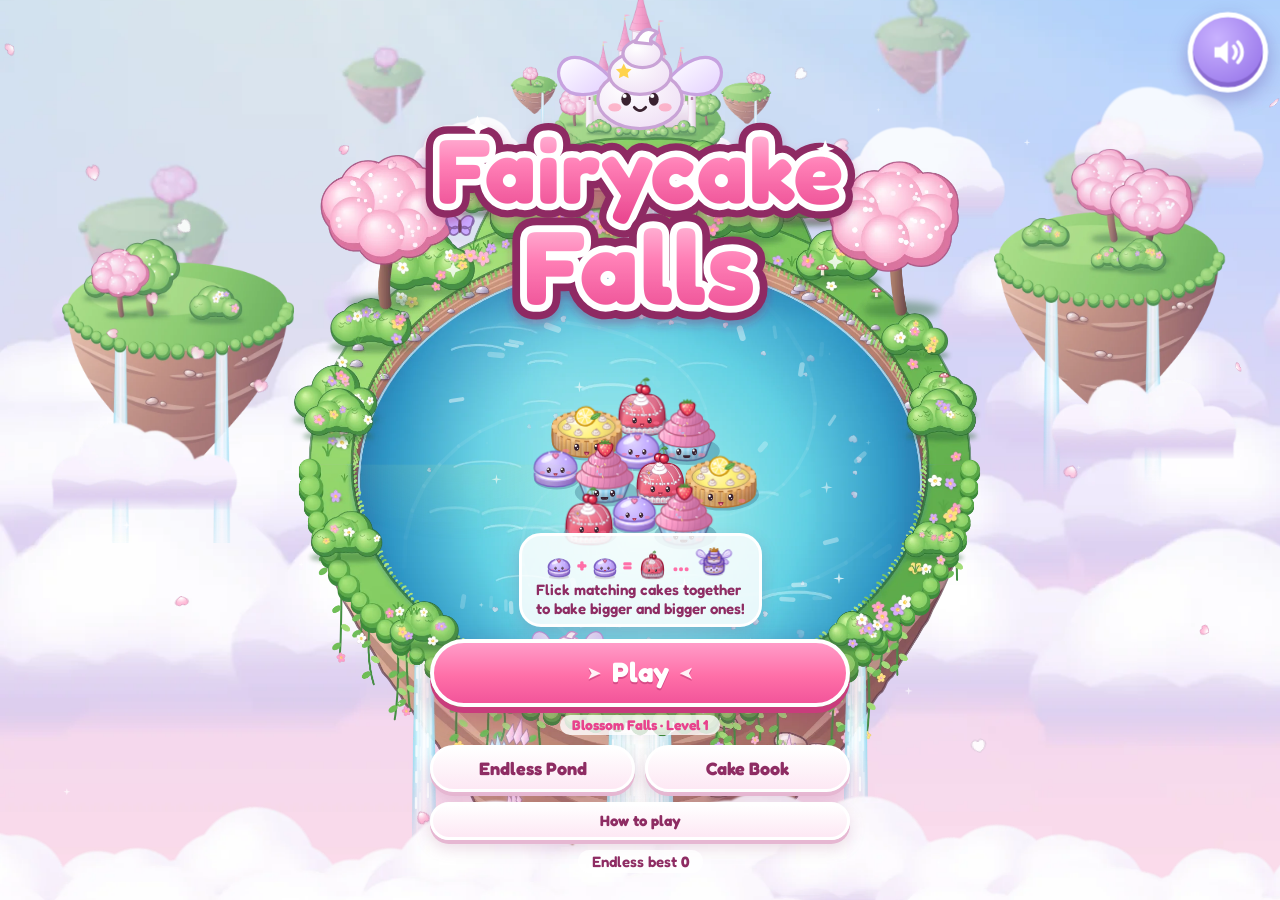
<file: index.html>
<!doctype html>
<html lang="en">
<head>
  <meta charset="utf-8">
  <meta name="viewport" content="width=device-width, initial-scale=1, maximum-scale=1, user-scalable=no, viewport-fit=cover">
  <meta name="theme-color" content="#ffd5e6">
  <title>Fairycake Falls</title>
  <link rel="stylesheet" href="css/font.css">
  <link rel="stylesheet" href="css/style.css">
</head>
<body>
  <div id="app">
    <canvas id="game"></canvas>

    <!-- ===== HUD ===== -->
    <div id="hud" class="hidden">
      <div id="scorePill" class="pill">
        <div class="pill-level"><span id="lvlWord">Stage</span> <b id="lvl">1</b></div>
        <!-- the score wears a sparkle, not a star: stars are what a level gives for baking its cake in few flicks -->
        <div class="pill-score"><svg viewBox="0 0 24 24" class="sparkle"><path d="M12 1.8c.9 5 3.9 8 8.9 8.9-5 .9-8 3.9-8.9 8.9-.9-5-3.9-8-8.9-8.9 5-.9 8-3.9 8.9-8.9z"/><circle cx="19.2" cy="4.6" r="1.7"/><circle cx="4.9" cy="19.2" r="1.3"/></svg><b id="score">0</b></div>
        <div class="pill-order"><div class="pill-bar"><i id="lvlbar"></i></div><span class="pill-goal" id="goal">5 to go</span></div>
        <div id="streak" class="streak"><svg viewBox="0 0 24 24" class="streak-ic"><path d="M12 2.5c1.2 3.2 4.8 5.2 4.8 9.6A4.8 4.8 0 0 1 7.2 12c0-1.6.7-2.9 1.6-3.9.2 1.5 1 2.5 2.1 2.9C10.4 7.9 11 5 12 2.5z" fill="#fff3a8" stroke="#fff" stroke-width="1.2" stroke-linejoin="round"/><path d="M12 21.5a5.6 5.6 0 0 1-5.6-5.6c0-1 .2-1.9.7-2.7a5.4 5.4 0 0 0 9.8 0c.5.8.7 1.7.7 2.7a5.6 5.6 0 0 1-5.6 5.6z" fill="#ffd166" opacity=".9"/></svg><b id="streakX">x1.25</b><span id="streakN">Streak 2</span></div>
      </div>
      <button id="pauseBtn" class="round-btn" aria-label="Pause">
        <svg viewBox="0 0 24 24"><rect x="6.5" y="5" width="4" height="14" rx="2"/><rect x="13.5" y="5" width="4" height="14" rx="2"/></svg>
      </button>
      <!-- the recipe of the level: what to bake, and how many flicks the stars allow (placed between the pill and the
           pause button by UI.placeTop, so it never runs under them) -->
      <div id="goalWrap" class="goal-wrap hidden">
        <div id="goalChip" class="goal-chip">
          <canvas id="goalIcon" width="56" height="56"></canvas>
          <div class="goal-text">
            <div class="goal-kicker" id="goalKicker">Level 1 · bake the</div>
            <div class="goal-name" id="goalName">???</div>
            <div class="goal-par" id="goalPar"><span class="par-stars" id="parStars"></span><span class="par-count" id="parCount">0/6</span><span class="par-word" id="parWord">flicks</span></div>
          </div>
        </div>
      </div>
      <button id="nextBtn" class="next-bubble" aria-label="Swap with next cake">
        <canvas id="nextCanvas" width="64" height="64"></canvas>
        <span class="next-label">Next</span>
        <span class="swap-icon"><svg viewBox="0 0 24 24"><path d="M7 7h9l-2.5-2.5M17 17H8l2.5 2.5" fill="none" stroke="currentColor" stroke-width="2.6" stroke-linecap="round" stroke-linejoin="round"/></svg></span>
      </button>
      <button id="jokerBtn" class="power-btn left gone" aria-label="Magic Cake">
        <canvas id="jokerIcon" width="64" height="64"></canvas>
        <span class="badge" id="jokerCount">0</span>
        <span class="power-label">Magic</span>
      </button>
      <button id="wandBtn" class="power-btn right gone" aria-label="Wand">
        <svg viewBox="0 0 64 64" class="wand">
          <defs>
            <linearGradient id="wandStick" x1="0" y1="0" x2="1" y2="1"><stop offset="0" stop-color="#fff3fb"/><stop offset="1" stop-color="#d9a7e8"/></linearGradient>
            <linearGradient id="wandStar" x1="0" y1="0" x2="0" y2="1"><stop offset="0" stop-color="#fff7b8"/><stop offset="1" stop-color="#ffc83d"/></linearGradient>
          </defs>
          <path d="M14 52 L38 28" stroke="#a46fc0" stroke-width="9" stroke-linecap="round"/>
          <path d="M14 52 L38 28" stroke="url(#wandStick)" stroke-width="5.5" stroke-linecap="round"/>
          <path d="M44 9l3.6 7.4 8.2 1.2-5.9 5.8 1.4 8.1-7.3-3.8-7.3 3.8 1.4-8.1-5.9-5.8 8.2-1.2z" fill="url(#wandStar)" stroke="#d48a1a" stroke-width="2.2" stroke-linejoin="round"/>
          <circle cx="23" cy="20" r="2.4" fill="#fff"/><circle cx="53" cy="38" r="2" fill="#fff"/><circle cx="31" cy="12" r="1.5" fill="#fff"/>
        </svg>
        <span class="badge" id="wandCount">0</span>
        <span class="power-label">Wand</span>
      </button>
      <div id="banner" class="banner"><div class="banner-title"></div><div class="banner-sub"></div></div>
      <div id="combo" class="combo"></div>
      <div id="discover" class="discover"><canvas id="discoverIcon" width="96" height="96"></canvas><div><div class="discover-kicker" id="discoverKicker">New cake!</div><div class="discover-name" id="discoverName"></div></div></div>
      <div class="coach-wrap"><div id="coach" class="coach"><div class="coach-title"></div><div class="coach-sub"></div><div class="coach-row hidden"></div></div></div>
      <button id="bookHud" class="book-pill" aria-label="Cake Book">
        <svg viewBox="0 0 24 24" class="book-ic"><path d="M4 4.5A1.5 1.5 0 0 1 5.5 3H11a2 2 0 0 1 1 .3 2 2 0 0 1 1-.3h5.5A1.5 1.5 0 0 1 20 4.5v13a1.5 1.5 0 0 1-1.5 1.5H13.4a1.4 1.4 0 0 0-1.4.9 1.4 1.4 0 0 0-1.4-.9H5.5A1.5 1.5 0 0 1 4 17.5z" fill="#fff"/><path d="M12 5.2v13" stroke="#b98bd9" stroke-width="1.6" stroke-linecap="round"/><path d="M6.5 7.5h3.5M6.5 10h3.5M6.5 12.5h3.5M14 7.5h3.5M14 10h3.5M14 12.5h3.5" stroke="#d8b7ea" stroke-width="1.3" stroke-linecap="round"/><path d="M12 2.2l.9 1.9 2 .3-1.5 1.4.4 2-1.8-1-1.8 1 .4-2L9.1 4.4l2-.3z" fill="#ffd34d" stroke="#fff" stroke-width=".6"/></svg>
        <span class="book-label">Cake Book</span>
        <span class="book-count" id="bookCount">1/60</span>
        <span class="book-new" id="bookNew">New!</span>
      </button>
    </div>

    <!-- ===== Title ===== -->
    <div id="title" class="screen title hidden">
      <div class="logo-wrap">
        <svg class="logo" viewBox="0 0 640 400" aria-label="Fairycake Falls">
          <defs>
            <linearGradient id="logoFill" x1="0" y1="0" x2="0" y2="1">
              <stop offset="0" stop-color="#ffd0e6"/><stop offset="0.45" stop-color="#ff7fb6"/><stop offset="1" stop-color="#e8438d"/>
            </linearGradient>
            <linearGradient id="wingFill" x1="0" y1="0" x2="1" y2="1"><stop offset="0" stop-color="#ffffff"/><stop offset="1" stop-color="#e3d0ff"/></linearGradient>
            <radialGradient id="creamFill" cx="0.35" cy="0.3" r="0.8"><stop offset="0" stop-color="#ffffff"/><stop offset="1" stop-color="#efdff5"/></radialGradient>
            <filter id="logoShadow" x="-10%" y="-10%" width="120%" height="130%"><feDropShadow dx="0" dy="7" stdDeviation="6" flood-color="#9c2e6a" flood-opacity="0.35"/></filter>
          </defs>
          <!-- Tilly on top -->
          <g transform="translate(320 78)">
            <path d="M-38 -6 C-80 -50 -112 -24 -96 4 C-86 22 -56 18 -38 6Z" fill="url(#wingFill)" stroke="#c7a2e0" stroke-width="4"/>
            <path d="M38 -6 C80 -50 112 -24 96 4 C86 22 56 18 38 6Z" fill="url(#wingFill)" stroke="#c7a2e0" stroke-width="4"/>
            <ellipse cx="0" cy="22" rx="52" ry="36" fill="url(#creamFill)" stroke="#c9a3d6" stroke-width="4"/>
            <ellipse cx="0" cy="-10" rx="38" ry="26" fill="url(#creamFill)" stroke="#c9a3d6" stroke-width="4"/>
            <ellipse cx="3" cy="-34" rx="24" ry="17" fill="url(#creamFill)" stroke="#c9a3d6" stroke-width="4"/>
            <path d="M-6 -48 Q4 -72 22 -60 Q10 -54 14 -46Z" fill="#fff" stroke="#c9a3d6" stroke-width="4" stroke-linejoin="round"/>
            <ellipse cx="-17" cy="22" rx="6" ry="8" fill="#3a2230"/><ellipse cx="17" cy="22" rx="6" ry="8" fill="#3a2230"/>
            <circle cx="-19" cy="18" r="2.6" fill="#fff"/><circle cx="15" cy="18" r="2.6" fill="#fff"/>
            <ellipse cx="-31" cy="32" rx="8" ry="5" fill="#ff8fab" opacity="0.6"/><ellipse cx="31" cy="32" rx="8" ry="5" fill="#ff8fab" opacity="0.6"/>
            <path d="M-7 32 Q0 40 7 32" fill="none" stroke="#3a2230" stroke-width="3.5" stroke-linecap="round"/>
            <path d="M-20 -22 l3 6 6.6 1 -4.8 4.6 1.2 6.6 -6-3.2 -6 3.2 1.2-6.6 -4.8-4.6 6.6-1z" fill="#ffd34d"/>
          </g>
          <g filter="url(#logoShadow)" font-family="Fredoka, sans-serif" font-weight="700" text-anchor="middle">
            <text x="320" y="228" font-size="112" fill="#8e2c63" stroke="#8e2c63" stroke-width="34" stroke-linejoin="round" letter-spacing="1">Fairycake</text>
            <text x="320" y="228" font-size="112" fill="url(#logoFill)" stroke="#ffffff" stroke-width="16" stroke-linejoin="round" paint-order="stroke" letter-spacing="1">Fairycake</text>
            <text x="320" y="352" font-size="128" fill="#8e2c63" stroke="#8e2c63" stroke-width="36" stroke-linejoin="round" letter-spacing="2">Falls</text>
            <text x="320" y="352" font-size="128" fill="url(#logoFill)" stroke="#ffffff" stroke-width="17" stroke-linejoin="round" paint-order="stroke" letter-spacing="2">Falls</text>
          </g>
          <g fill="#ffffff">
            <path d="M120 120 l4 10 10 4 -10 4 -4 10 -4-10 -10-4 10-4z"/>
            <path d="M548 150 l3 8 8 3 -8 3 -3 8 -3-8 -8-3 8-3z"/>
            <path d="M560 290 l3 7 7 3 -7 3 -3 7 -3-7 -7-3 7-3z" opacity="0.8"/>
            <path d="M90 300 l3 7 7 3 -7 3 -3 7 -3-7 -7-3 7-3z" opacity="0.8"/>
          </g>
        </svg>
      </div>
      <div class="title-bottom">
        <div class="goal-card">
          <div id="titleChain" class="chain"></div>
          <div class="goal-text">Flick matching cakes together<br>to bake bigger and bigger ones!</div>
        </div>
        <button id="playBtn" class="btn btn-play"><span class="arrow">&#10148;</span> Play <span class="arrow flip">&#10148;</span></button>
        <div class="title-progress" id="titleProgress">World 1 · Level 1</div>
        <div class="title-row">
          <button id="endlessBtn" class="btn btn-soft">Endless Pond</button>
          <button id="bookBtn" class="btn btn-soft">Cake Book</button>
        </div>
        <div class="title-row">
          <button id="howBtn" class="btn btn-soft slim">How to play</button>
        </div>
        <div class="title-best">Endless best <b id="bestTitle">0</b></div>
      </div>
      <button id="soundBtnTitle" class="round-btn corner" aria-label="Sound"></button>
    </div>

    <!-- ===== World map ===== -->
    <div id="map" class="screen map hidden">
      <div class="map-top">
        <button id="mapBack" class="round-btn back" aria-label="Back to title"><svg viewBox="0 0 24 24"><path d="M14.5 5.5 8 12l6.5 6.5" fill="none" stroke="#fff" stroke-width="3" stroke-linecap="round" stroke-linejoin="round"/></svg></button>
        <div class="map-title">
          <div class="map-world" id="mapWorldName">Blossom Falls</div>
          <div class="map-tag" id="mapWorldTag">The Little Fairy Bakery</div>
        </div>
        <button id="mapBookBtn" class="round-btn book" aria-label="Cake Book"><svg viewBox="0 0 24 24"><path d="M4 4.5A1.5 1.5 0 0 1 5.5 3H11a2 2 0 0 1 1 .3 2 2 0 0 1 1-.3h5.5A1.5 1.5 0 0 1 20 4.5v13a1.5 1.5 0 0 1-1.5 1.5H13.4a1.4 1.4 0 0 0-1.4.9 1.4 1.4 0 0 0-1.4-.9H5.5A1.5 1.5 0 0 1 4 17.5z" fill="#fff"/><path d="M12 5.2v13" stroke="#b98bd9" stroke-width="1.6" stroke-linecap="round"/><path d="M6.5 7.5h3.5M6.5 10h3.5M6.5 12.5h3.5M14 7.5h3.5M14 10h3.5M14 12.5h3.5" stroke="#d8b7ea" stroke-width="1.3" stroke-linecap="round"/></svg><span class="book-new" id="mapBookNew">New!</span></button>
      </div>
      <div class="map-body">
        <button id="mapPrev" class="map-arrow left" aria-label="Previous world">&#8249;</button>
        <div class="map-card" id="mapCard">
          <canvas id="mapScene"></canvas>
          <svg id="mapPath" viewBox="0 0 100 100" preserveAspectRatio="none"></svg>
          <div id="mapNodes" class="map-nodes"></div>
          <canvas id="mapTilly" class="map-tilly" width="72" height="72"></canvas>
          <div id="mapLock" class="map-lock hidden"><div class="lock-ic">&#128274;</div><div class="lock-text" id="mapLockText"></div></div>
        </div>
        <button id="mapNext" class="map-arrow right" aria-label="Next world">&#8250;</button>
      </div>
      <div class="map-foot">
        <div class="map-dots" id="mapDots"></div>
        <div class="map-stats"><span class="map-stat" id="mapStars">&#9733; 0 / 24</span><span class="map-stat" id="mapCakes">0 / 11 cakes</span></div>
        <div class="map-blurb" id="mapBlurb"></div>
      </div>
    </div>

    <!-- ===== Level card ===== -->
    <div id="levelCard" class="screen modal hidden">
      <div class="card level-card">
        <div class="lc-kicker" id="lcKicker">Blossom Falls · Level 1</div>
        <h2 id="lcTitle">Bake the ???</h2>
        <div class="lc-hero"><canvas id="lcIcon" width="160" height="160"></canvas><div class="lc-stars" id="lcStars"></div></div>
        <div class="lc-hint" id="lcHint"></div>
        <div class="lc-mod" id="lcMod"></div>
        <div class="lc-goals" id="lcGoals"></div>
        <div class="lc-best" id="lcBest"></div>
        <button id="lcPlay" class="btn btn-play">Bake!</button>
        <button class="link-btn close-btn" data-close="levelCard">Not now</button>
      </div>
    </div>

    <!-- ===== Level clear ===== -->
    <div id="won" class="screen modal hidden">
      <div class="card won-card">
        <h2 class="won-title">Level clear!</h2>
        <div class="won-stars" id="wonStars"></div>
        <div class="won-flicks"><span>Baked in</span><b id="wonFlicks">0</b><span id="wonFlicksWord">flicks</span><small id="wonBest"></small></div>
        <div class="won-next" id="wonHint"></div>
        <div class="won-score"><span>Score</span><b id="wonScore">0</b></div>
        <div class="won-cake">
          <canvas id="wonIcon" width="140" height="140"></canvas>
          <div class="won-cake-text">
            <div class="won-kicker" id="wonKicker">New cake!</div>
            <div class="won-name" id="wonName"></div>
            <div class="won-epithet" id="wonEpithet"></div>
            <div class="won-lore" id="wonLore"></div>
          </div>
        </div>
        <div id="wonUnlock" class="ribbon hidden">New world unlocked!</div>
        <div class="won-row">
          <button id="wonNext" class="btn btn-play">Next level</button>
        </div>
        <div class="won-row">
          <button id="wonReplay" class="btn btn-soft">Bake again</button>
          <button id="wonMap" class="btn btn-soft">Map</button>
        </div>
      </div>
    </div>

    <!-- ===== How to play ===== -->
    <div id="how" class="screen modal hidden">
      <div class="card">
        <h2><span class="leaf">&#10047;</span> How to play <span class="leaf">&#10047;</span></h2>
        <div class="step">
          <div class="num">1</div><canvas class="step-icon" data-icon="aim" width="88" height="88"></canvas>
          <div class="step-text"><b>Pull the cake back &amp; let go.</b> Like a slingshot: it flies the other way. The dotted preview shows its path through the water up to the first touch – what the hit sets off is yours to judge.</div>
        </div>
        <div class="step">
          <div class="num">2</div><canvas class="step-icon" data-icon="merge" width="88" height="88"></canvas>
          <div class="step-text"><b>Same cakes merge.</b> Two cakes of the same size that touch become a bigger one. A pink heart in the preview means: match!</div>
        </div>
        <div class="step">
          <div class="num">3</div><canvas class="step-icon" data-icon="water" width="88" height="88"></canvas>
          <div class="step-text"><b>Read the water.</b> A current races round the edge and carries slow cakes with it; the calm middle draws them in and turns the pile. Fast flicks fly straight, slow ones curve – ride the current to reach the far side.</div>
        </div>
        <div class="step">
          <div class="num">4</div><canvas class="step-icon" data-icon="ring" width="88" height="88"></canvas>
          <div class="step-text"><b>Keep the ring clear.</b> A cake resting outside the ring for 5 seconds overflows the pond. Merge to make room!</div>
        </div>
        <div class="tips">
          <div><b>Levels:</b> every level is a recipe – bake the cake on the card. ★ for baking it, ★★ and ★★★ for baking it in few flicks: the card and the top of the screen show how many. Clear level 5 of a world to open the next one.</div>
          <div><b>Worlds:</b> every world's water has a mood of its own – the autumn wind, the moon tide, the high winds …</div>
          <div><b>Cake Book:</b> every world bakes its own eleven cakes, and rare finds drift into the sling now and then. Merge a rare one to add it to the book.</div>
          <div><b>Orders:</b> each stage asks for a number of merges. Fill it and the pond whirls: the pile is shuffled, fresh cakes tumble in, your multiplier rises, a gift arrives.</div>
          <div><b>Hot streak:</b> merge with every flick to multiply your points.</div>
          <div><b>Next:</b> tap it to swap your two cakes (or press Space).</div>
          <div><b>Magic Cake &amp; Wand:</b> gifts for finished orders. Fairy Bubbles hold more.</div>
        </div>
        <button id="replayTutBtn" class="link-btn">Show me the tour again</button>
        <button class="btn btn-play small close-btn" data-close="how">Got it!</button>
      </div>
    </div>

    <!-- ===== Cake book ===== -->
    <div id="book" class="screen modal hidden">
      <div class="card book-card">
        <h2><span class="leaf">&#10047;</span> Cake Book <span class="leaf">&#10047;</span></h2>
        <p class="sub" id="bookSub">From tiny to fairytale!</p>
        <div id="bookTabs" class="book-tabs"></div>
        <div id="bookGrid" class="book-grid"></div>
        <button class="btn btn-play small close-btn" data-close="book">Close</button>
      </div>
      <div id="bookTip" class="book-tip hidden"></div>
    </div>

    <!-- ===== Cake detail ===== -->
    <div id="cakeDetail" class="screen modal detail hidden">
      <div class="card detail-card">
        <div class="detail-hero"><canvas id="detailIcon" width="180" height="180"></canvas></div>
        <div class="detail-tier" id="detailTier">Tier 3 · Cupcake</div>
        <h2 id="detailName">Strawberry Cupcake</h2>
        <div class="detail-epithet" id="detailEpithet"></div>
        <div class="detail-lore" id="detailLore"></div>
        <div class="detail-ingr" id="detailIngr"></div>
        <div class="detail-meta" id="detailMeta"></div>
        <button class="btn btn-play small close-btn" data-close="cakeDetail">Close</button>
      </div>
    </div>

    <!-- ===== Pause ===== -->
    <div id="pause" class="screen modal hidden">
      <div class="card narrow">
        <h2>Paused</h2>
        <button id="resumeBtn" class="btn btn-play">Resume</button>
        <div class="toggles">
          <button id="musicBtn" class="btn btn-soft toggle"></button>
          <button id="sfxBtn" class="btn btn-soft toggle"></button>
        </div>
        <button id="pauseBookBtn" class="btn btn-soft">Cake Book</button>
        <button id="pauseHowBtn" class="btn btn-soft">How to play</button>
        <button id="restartBtn" class="btn btn-soft">Restart</button>
        <button id="pauseMapBtn" class="btn btn-soft">Map</button>
        <button id="menuBtn" class="btn btn-soft">Menu</button>
      </div>
    </div>

    <!-- ===== Game over ===== -->
    <div id="over" class="screen modal hidden">
      <div class="card">
        <h2 class="over-title">The pond overflowed!</h2>
        <p class="over-sub">A cake stayed outside the ring too long.</p>
        <div id="newBest" class="ribbon hidden">New best!</div>
        <div class="over-score"><span>Score</span><b id="overScore">0</b></div>
        <div class="over-best">Best <b id="overBest">0</b></div>
        <div class="over-stats">
          <div class="stat"><canvas id="overCake" width="80" height="80"></canvas><div><small>Biggest cake baked</small><b id="overCakeName"></b></div></div>
          <div class="stat-row">
            <div><small id="overLevelWord">Stage</small><b id="overLevel">1</b></div>
            <div><small>Merges</small><b id="overMerges">0</b></div>
            <div><small>Best combo</small><b id="overCombo">0</b></div>
          </div>
        </div>
        <button id="againBtn" class="btn btn-play">Play again</button>
        <div class="won-row">
          <button id="overMapBtn" class="btn btn-soft hidden">Map</button>
          <button id="overMenuBtn" class="btn btn-soft">Menu</button>
        </div>
      </div>
    </div>

    <!-- ===== Loading ===== -->
    <div id="loading" class="screen loading">
      <div class="load-box">
        <div class="load-title">Fairycake Falls</div>
        <div class="load-bar"><i id="loadBar"></i></div>
        <div class="load-text">Baking the clouds…</div>
      </div>
    </div>
  </div>

  <script src="js/core.js"></script>
  <script src="assets/manifest.js"></script>
  <script src="js/physics.js"></script>
  <script src="js/cakes.js"></script>
  <script src="js/levels.js"></script>
  <script src="js/scene.js"></script>
  <script src="js/ambient.js"></script>
  <script src="js/fx.js"></script>
  <script src="js/audio.js"></script>
  <script src="js/game.js"></script>
  <script src="js/ui.js"></script>
  <script src="js/main.js"></script>
</body>
</html>
</file>
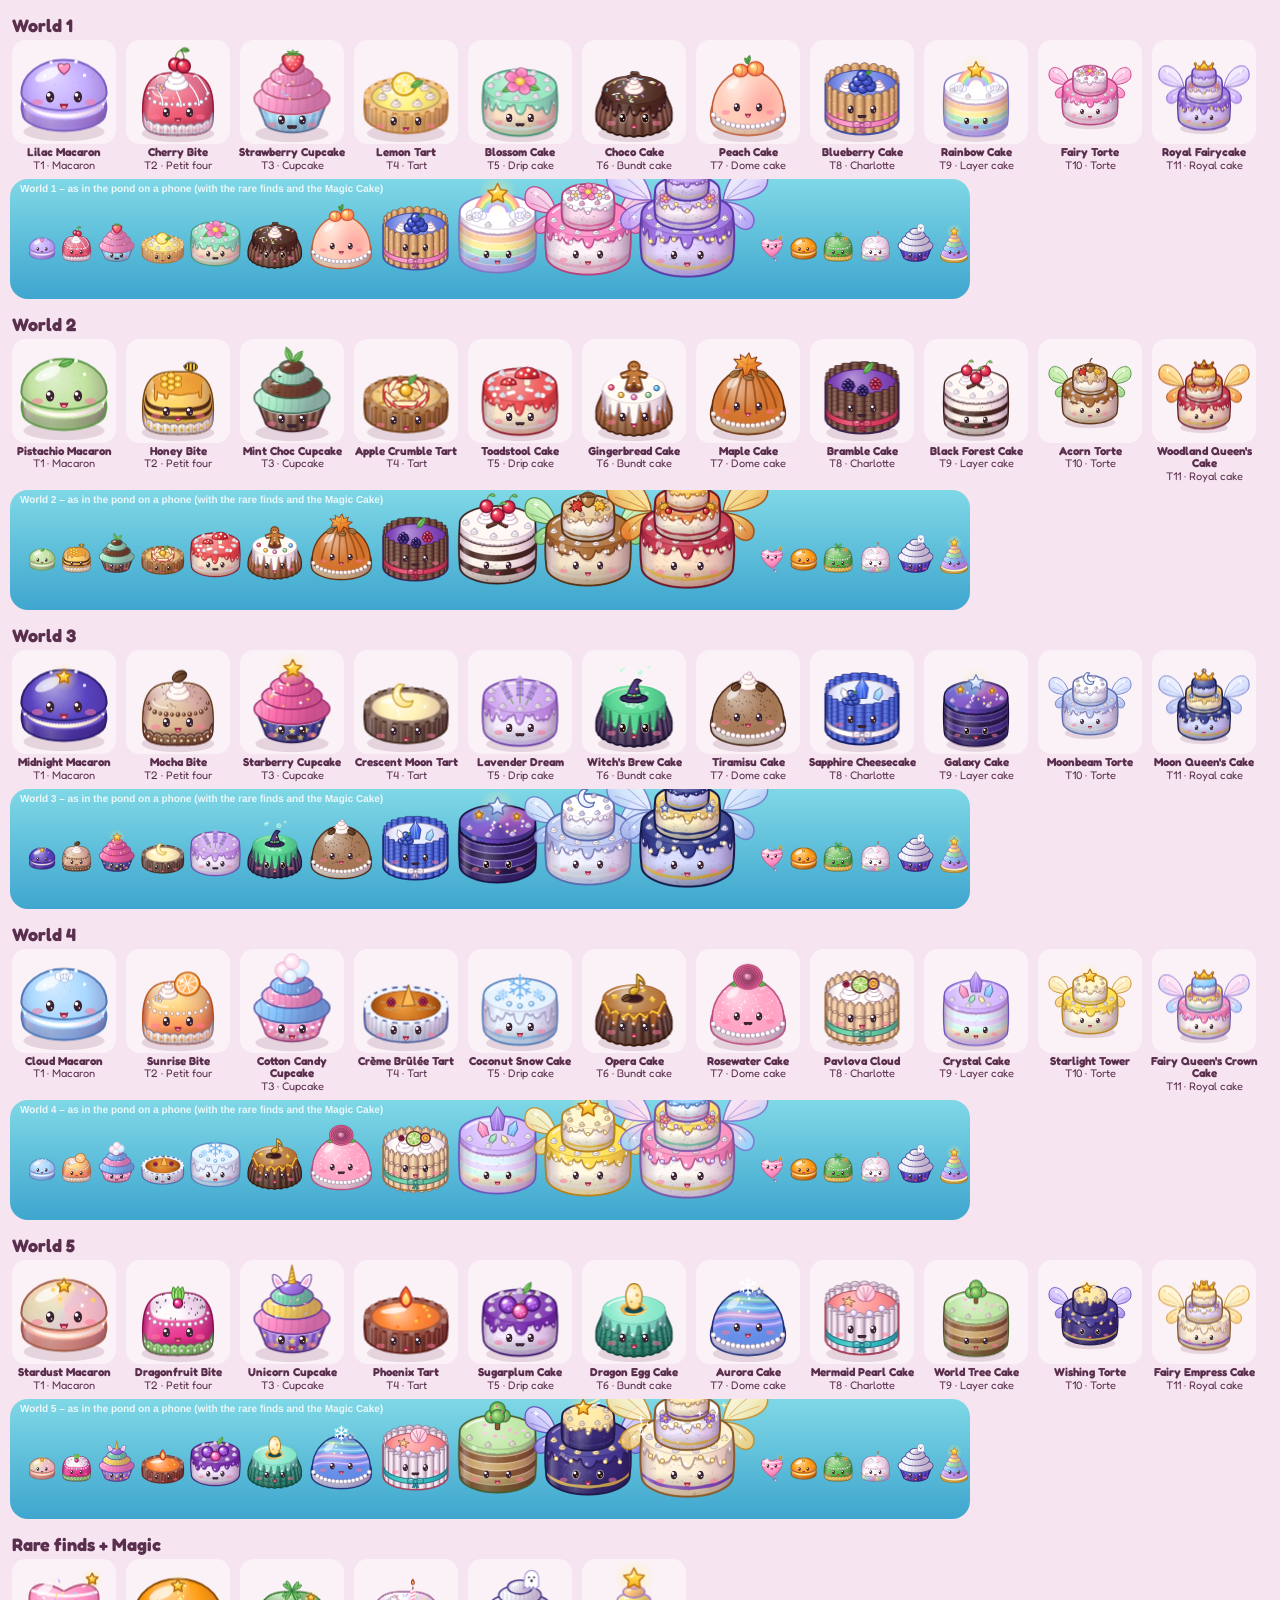
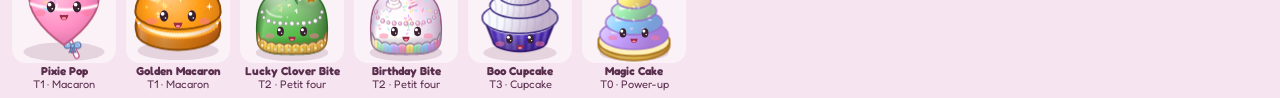
<file: tools/cakesheet.html>
<!doctype html>
<html><head><meta charset="utf-8"><title>Fairycake Falls – cake sheet</title>
<link rel="stylesheet" href="../css/font.css">
<style>
  body { margin: 0; background: #f6e4f0; font-family: Fredoka, sans-serif; color: #5a2f4e; }
  h2 { margin: 14px 12px 4px; font-size: 18px; }
  h2 small { font-size: 12px; font-weight: 600; color: #a0567f; }
  .row { display: flex; flex-wrap: wrap; gap: 6px; padding: 0 10px 8px; }
  .k { text-align: center; font-size: 11px; line-height: 1.1; }
  .k canvas { display: block; margin: 0 auto 2px; background: rgba(255,255,255,0.55); border-radius: 14px; }
  .k b { display: block; font-size: 11.5px; }
  .pond { margin: 0 10px 10px; border-radius: 18px; display: block; }
</style></head>
<body>
<script src="../js/core.js"></script>
<script src="../js/cakes.js"></script>
<script>
/* Every cake of the collection on one page – a contact sheet to check the art.
   One row per world (tier order), the rare finds and the Magic Cake; under each world a strip of "pond"
   with the same cakes at the size they have on a phone (and the rare finds swimming with them), because
   that is where two cakes must never look alike.
   ?size=150 draws bigger icons, ?expr=happy shows another face, ?pond=0 hides the pond strips. */
(function () {
  const C = FC.Cakes;
  const q = new URLSearchParams(location.search);
  const expr = q.get('expr') || 'normal';
  const size = +(q.get('size') || 104);
  const showPond = q.get('pond') !== '0';
  const groups = [];
  for (let w = 0; w < C.WORLD_COUNT; w++) groups.push({ name: 'World ' + (w + 1), ids: C.WORLD_MENUS[w].slice(1), pond: true });
  groups.push({ name: 'Rare finds + Magic', ids: C.RARES.concat(['magic']) });
  // tiers 1–11 of a world floating in a strip of water, at a phone's scale (pond radius 1000 ≈ 173 px, two device px per px)
  function pond(ids, title) {
    const scale = 0.173, W = 960, H = 120;
    const cv = document.createElement('canvas');
    cv.width = W * 2; cv.height = H * 2;
    cv.style.width = W + 'px'; cv.style.height = H + 'px';
    cv.className = 'pond';
    const x = cv.getContext('2d');
    x.scale(2, 2);
    const g = x.createLinearGradient(0, 0, 0, H);
    g.addColorStop(0, '#7fd8e6'); g.addColorStop(1, '#3fa6cf');
    x.fillStyle = g;
    x.fillRect(0, 0, W, H);
    let px = 18;
    const all = ids.concat(C.RARES, ['magic']);
    for (const id of all) {
      const r = C.TIERS[C.tierOf(id)].r * scale;
      const cx = px + r * 1.1, cy = H * 0.62;
      const sp = C.renderSprite(id, r * 2);
      x.save();
      x.translate(cx, cy - r * 0.45);
      x.scale(0.5, 0.5);
      x.drawImage(sp.canvas, -sp.cx, -sp.cy);
      x.scale(r * 2, r * 2);
      C.drawFace(x, id, { expr, blink: 0, lookX: 0, lookY: 0.3 });
      x.restore();
      px += r * 2.25 + 3;
      if (id === ids[ids.length - 1]) px += 16;
    }
    x.fillStyle = 'rgba(255,255,255,0.85)';
    x.font = '600 10px Fredoka, sans-serif';
    x.fillText(title + ' – as in the pond on a phone (with the rare finds and the Magic Cake)', 10, 13);
    return cv;
  }
  for (const g of groups) {
    const h = document.createElement('h2');
    h.textContent = g.name;
    document.body.appendChild(h);
    const row = document.createElement('div');
    row.className = 'row';
    for (const id of g.ids) {
      const s = C.spec(id);
      const d = document.createElement('div');
      d.className = 'k';
      d.style.width = size + 4 + 'px';
      const cv = document.createElement('canvas');
      cv.style.width = cv.style.height = size + 'px';
      d.appendChild(cv);
      C.drawIcon(cv, id, { w: size, h: size, expr });
      const b = document.createElement('b');
      b.textContent = s.name;
      d.appendChild(b);
      d.appendChild(document.createTextNode('T' + s.tier + ' · ' + (C.SIZE_NAMES[s.tier] || s.style)));
      row.appendChild(d);
    }
    document.body.appendChild(row);
    if (g.pond && showPond) document.body.appendChild(pond(g.ids, g.name));
  }
  window.SHEET_DONE = true;
})();
</script>
</body></html>
</file>
<file: css/font.css>
/* Fredoka (SIL Open Font License 1.1, siehe fonts/OFL.txt) – eingebettet, damit das Spiel offline per file:// laeuft */
@font-face {
  font-family: 'Fredoka';
  font-style: normal;
  font-display: block;
  font-weight: 300 700;
  src: url([data-uri]) format('woff2');
  unicode-range: U+0000-00FF,U+0131,U+0152-0153,U+02BB-02BC,U+02C6,U+02DA,U+02DC,U+0304,U+0308,U+0329,U+2000-206F,U+20AC,U+2122,U+2191,U+2193,U+2212,U+2215,U+FEFF,U+FFFD;
}
@font-face {
  font-family: 'Fredoka';
  font-style: normal;
  font-display: block;
  font-weight: 300 700;
  src: url([data-uri]) format('woff2');
  unicode-range: U+0100-02BA,U+02BD-02C5,U+02C7-02CC,U+02CE-02D7,U+02DD-02FF,U+0304,U+0308,U+0329,U+1D00-1DBF,U+1E00-1E9F,U+1EF2-1EFF,U+2020,U+20A0-20AB,U+20AD-20C0,U+2113,U+2C60-2C7F,U+A720-A7FF;
}
</file>
<file: css/style.css>
/* Fairycake Falls – UI styles */
:root {
  --sat: env(safe-area-inset-top, 0px);
  --sab: env(safe-area-inset-bottom, 0px);
  --pink: #ff6fa8;
  --pink-deep: #e8438d;
  --plum: #8e2c63;
  --ink: #5a2f4e;
  --lav: #b99cf0;
  --navy: rgba(52, 62, 128, 0.62);
  --cream: #fff7fb;
  --u: min(1vw, 0.6vh);
  --k: 1;
}

* { box-sizing: border-box; -webkit-tap-highlight-color: transparent; }
html, body {
  margin: 0;
  height: 100%;
  overflow: hidden;
  background: #f6d9ec;
  font-family: 'Fredoka', 'Nunito', 'Segoe UI', system-ui, sans-serif;
  color: var(--ink);
  -webkit-user-select: none;
  user-select: none;
  overscroll-behavior: none;
}
#app { position: fixed; inset: 0; }
#game { position: absolute; inset: 0; display: block; touch-action: none; }
.hidden { display: none !important; }
button { font-family: inherit; cursor: pointer; border: 0; touch-action: manipulation; }

/* ---------- HUD ---------- */
#hud { position: absolute; inset: 0; pointer-events: none; }
#hud button { pointer-events: auto; }

.pill {
  position: absolute;
  scale: var(--k);
  transform-origin: top left;
  left: 12px;
  top: calc(10px + var(--sat));
  min-width: 112px;
  padding: 7px 14px 9px;
  border-radius: 18px;
  background: var(--navy);
  border: 2px solid rgba(255, 255, 255, 0.55);
  box-shadow: 0 4px 14px rgba(60, 40, 110, 0.25);
  color: #fff;
  backdrop-filter: blur(6px);
  -webkit-backdrop-filter: blur(6px);
}
.pill-level { font-size: 15px; font-weight: 600; letter-spacing: 0.3px; opacity: 0.95; }
.pill-level b { font-weight: 700; }
.pill-score { display: flex; align-items: center; gap: 5px; font-size: 22px; font-weight: 700; line-height: 1.05; }
.pill-score .sparkle { width: 19px; height: 19px; fill: #ffe9a0; stroke: #ffffff; stroke-width: 0.8; flex: 0 0 19px; filter: drop-shadow(0 1px 0 rgba(150, 90, 20, 0.45)); }
.pill-score.bump b { animation: bump 0.35s ease; display: inline-block; }
.pill-order { display: flex; align-items: center; gap: 7px; margin-top: 5px; }
.pill-bar { flex: 1; height: 6px; border-radius: 3px; background: rgba(255, 255, 255, 0.25); overflow: hidden; }
.pill-bar i { display: block; height: 100%; width: 0; border-radius: 3px; background: linear-gradient(90deg, #ffd34d, #ff8fc4); transition: width 0.35s ease; }
.pill-goal { font-size: 12px; font-weight: 600; white-space: nowrap; opacity: 0.9; letter-spacing: 0.2px; }
.pill.tick .pill-goal { animation: bump 0.35s ease; display: inline-block; }
.pill.full .pill-bar i { background: linear-gradient(90deg, #a2eac6, #ffe27a, #ff8fc4); animation: shimmer 0.8s linear infinite; background-size: 200% 100%; }
.pill.full .pill-goal { color: #fff3a8; }
.pill.pulse { animation: pillPulse 0.9s ease 3; }
@keyframes shimmer { from { background-position: 0 0; } to { background-position: 200% 0; } }
@keyframes pillPulse { 0%, 100% { box-shadow: 0 4px 14px rgba(60, 40, 110, 0.25); } 50% { box-shadow: 0 0 0 6px rgba(255, 111, 168, 0.55), 0 4px 14px rgba(60, 40, 110, 0.25); } }

.round-btn {
  position: absolute;
  scale: var(--k);
  transform-origin: top right;
  right: 12px;
  top: calc(12px + var(--sat));
  width: 48px;
  height: 48px;
  border-radius: 50%;
  background: radial-gradient(circle at 35% 30%, #c9b2ff, #8f6be6);
  border: 3px solid #fff;
  box-shadow: 0 4px 12px rgba(80, 50, 150, 0.35), inset 0 -3px 0 rgba(60, 30, 120, 0.25);
  display: grid;
  place-items: center;
}
.round-btn svg { width: 24px; height: 24px; fill: #fff; }
.round-btn:active { transform: scale(0.94); }

.next-bubble {
  position: absolute;
  width: 64px;
  height: 64px;
  border-radius: 50%;
  background: radial-gradient(circle at 35% 30%, rgba(255, 255, 255, 0.95), rgba(255, 228, 244, 0.9));
  border: 3px solid #fff;
  box-shadow: 0 4px 14px rgba(150, 60, 120, 0.3);
  padding: 0;
  transform: translate(-50%, -50%);
}
.next-bubble canvas { width: 54px; height: 54px; position: absolute; left: 2px; top: 1px; }
.next-label {
  position: absolute;
  left: 50%;
  bottom: -11px;
  transform: translateX(-50%);
  font-size: 11px;
  font-weight: 700;
  color: #fff;
  background: var(--pink);
  border: 2px solid #fff;
  border-radius: 9px;
  padding: 0 7px;
  line-height: 15px;
  white-space: nowrap;
}
.swap-icon {
  position: absolute;
  right: -7px;
  top: -6px;
  width: 22px;
  height: 22px;
  border-radius: 50%;
  background: #8f6be6;
  border: 2px solid #fff;
  color: #fff;
  display: grid;
  place-items: center;
}
.swap-icon svg { width: 13px; height: 13px; }
.next-bubble.pulse { animation: pop 0.35s ease; }
.next-bubble:active { transform: translate(-50%, -50%) scale(0.92); }

.power-btn {
  position: absolute;
  bottom: calc(18px + var(--sab) + 50px * var(--k));
  transition: opacity 0.3s ease, visibility 0.3s;
  width: 72px;
  height: 72px;
  border-radius: 50%;
  background: radial-gradient(circle at 35% 30%, #ffffff, #ffe2f1 60%, #f8c3df);
  border: 4px solid #f4c64d;
  box-shadow: 0 5px 16px rgba(150, 70, 120, 0.35), inset 0 -4px 0 rgba(200, 120, 160, 0.25);
  padding: 0;
}
.power-btn.left { left: 16px; transform-origin: bottom left; }
.power-btn.right { right: 16px; transform-origin: bottom right; }
.power-btn { scale: var(--k); }
.power-btn canvas, .power-btn svg.wand { width: 52px; height: 52px; position: absolute; left: 6px; top: 5px; }
.power-btn .badge {
  position: absolute;
  right: -4px;
  bottom: -2px;
  min-width: 26px;
  height: 26px;
  border-radius: 13px;
  padding: 0 6px;
  background: var(--pink);
  border: 3px solid #fff;
  color: #fff;
  font-size: 14px;
  font-weight: 700;
  line-height: 20px;
}
.power-label {
  position: absolute;
  left: 50%;
  top: -12px;
  transform: translateX(-50%);
  font-size: 11px;
  font-weight: 700;
  color: var(--plum);
  background: rgba(255, 255, 255, 0.92);
  border-radius: 8px;
  padding: 0 6px;
  line-height: 16px;
}
.power-btn.gone { opacity: 0; visibility: hidden; pointer-events: none !important; }
.power-btn.active { animation: wiggle 0.6s ease infinite; border-color: #b18cff; }
.power-btn.flash { animation: pop 0.45s ease; }

.banner {
  position: absolute;
  left: 50%;
  top: 31%;
  transform: translate(-50%, -50%) scale(0.6);
  opacity: 0;
  text-align: center;
  pointer-events: none;
  width: 92%;
}
.banner.show { animation: banner 2.3s ease forwards; }
.banner-title {
  font-size: clamp(28px, 8vw, 46px);
  font-weight: 700;
  color: #fff;
  -webkit-text-stroke: 0;
  text-shadow: 0 3px 0 var(--pink-deep), 0 -2px 0 var(--pink-deep), 2px 0 0 var(--pink-deep), -2px 0 0 var(--pink-deep), 3px 3px 0 var(--pink-deep), -3px 3px 0 var(--pink-deep), 0 8px 18px rgba(140, 40, 100, 0.35);
  line-height: 1.05;
}
.banner-sub {
  margin-top: 6px;
  display: inline-block;
  font-size: clamp(14px, 4vw, 18px);
  font-weight: 600;
  color: var(--plum);
  background: rgba(255, 255, 255, 0.9);
  border-radius: 14px;
  padding: 3px 12px;
}
.banner-sub:empty { display: none; }

.combo {
  position: absolute;
  left: 50%;
  top: 43%;
  transform: translate(-50%, -50%);
  font-size: clamp(26px, 8vw, 44px);
  font-weight: 700;
  color: #ffe36e;
  text-shadow: 0 3px 0 #b5579a, 0 -2px 0 #b5579a, 2px 0 0 #b5579a, -2px 0 0 #b5579a, 0 6px 14px rgba(120, 40, 120, 0.4);
  opacity: 0;
  pointer-events: none;
}
.combo.show { animation: comboPop 1.1s ease forwards; }

.discover {
  position: absolute;
  left: 50%;
  top: calc(var(--hudB, calc(var(--sat) + 80px)) + 8px);
  scale: var(--k);
  transform-origin: top center;
  transform: translate(-50%, -140%);
  display: flex;
  align-items: center;
  gap: 8px;
  padding: 6px 16px 6px 8px;
  border-radius: 22px;
  background: linear-gradient(180deg, #fffaff, #ffe6f3);
  border: 3px solid #fff;
  box-shadow: 0 6px 18px rgba(150, 60, 120, 0.3);
  transition: transform 0.45s cubic-bezier(0.2, 1.4, 0.4, 1), opacity 0.3s ease;
  pointer-events: none;
  opacity: 0;
}
.discover.show { transform: translate(-50%, 0); opacity: 1; }
.discover canvas { width: 48px; height: 48px; }
.discover-kicker { font-size: 12px; font-weight: 700; color: var(--pink); text-transform: uppercase; letter-spacing: 1px; }
.discover-name { font-size: 18px; font-weight: 700; color: var(--plum); white-space: nowrap; }

/* coach: one short tip at a time (below the top row of the HUD; UI.placeTop measures where it ends) */
.coach-wrap {
  position: absolute;
  left: 0;
  right: 0;
  top: calc(var(--hudB, calc(var(--sat) + 90px)) + 24px * var(--k));
  display: flex;
  justify-content: center;
  pointer-events: none;
}
.coach {
  scale: var(--k);
  transform-origin: top center;
  max-width: min(92vw, 440px);
  padding: 9px 18px 10px;
  border-radius: 22px;
  background: linear-gradient(180deg, #ffffff, #fff1f8);
  border: 3px solid #fff;
  box-shadow: 0 8px 22px rgba(120, 50, 110, 0.28), 0 0 0 2px rgba(255, 143, 196, 0.45);
  text-align: center;
  opacity: 0;
  transform: translateY(-12px) scale(0.92);
  transition: opacity 0.25s ease, transform 0.35s cubic-bezier(0.2, 1.4, 0.4, 1);
}
.coach.show { opacity: 1; transform: none; }
.coach-title { font-size: 21px; font-weight: 700; color: var(--plum); line-height: 1.15; }
.coach-sub { margin-top: 2px; font-size: 15px; font-weight: 600; color: #a0567f; line-height: 1.25; }
.coach-row { display: flex; align-items: flex-end; justify-content: center; gap: 3px; margin-top: 4px; }
.coach-row canvas, .chain canvas { display: block; }
.coach-row .sym, .chain .sym { font-size: 20px; font-weight: 700; color: var(--pink); padding: 0 2px 6px; line-height: 1; }
.ic-heart { width: 1.05em; height: 1.05em; vertical-align: -0.16em; display: inline-block; }

/* the Cake Book pill at the bottom: opens the book mid-game, counts the cakes found, pulses for a new one */
.book-pill {
  --bt: translateX(-50%);
  position: absolute;
  left: 50%;
  bottom: calc(8px + var(--sab));
  transform: var(--bt);
  transform-origin: bottom center;
  scale: var(--k);
  display: flex;
  align-items: center;
  gap: 7px;
  padding: 5px 12px 5px 9px;
  border-radius: 999px;
  background: linear-gradient(180deg, rgba(255, 255, 255, 0.92), rgba(255, 232, 246, 0.92));
  border: 2.5px solid #fff;
  box-shadow: 0 4px 14px rgba(120, 60, 120, 0.22);
  color: var(--plum);
  font-weight: 700;
  font-size: 14px;
  transition: opacity 0.35s ease;
}
.book-pill.dim { opacity: 0.12; pointer-events: none; }
.book-pill:active { transform: var(--bt) scale(0.95); }
.book-ic { width: 26px; height: 26px; border-radius: 8px; background: radial-gradient(circle at 35% 30%, #c9b2ff, #8f6be6); padding: 3px; box-shadow: inset 0 -2px 0 rgba(60, 30, 120, 0.25); }
.book-count { font-size: 12px; font-weight: 700; color: #fff; background: var(--pink); border-radius: 999px; padding: 1px 8px; line-height: 16px; }
.book-new { position: absolute; right: -8px; top: -11px; font-size: 11px; font-weight: 700; color: #fff; background: linear-gradient(180deg, #ffd34d, #ff9d2e); border: 2px solid #fff; border-radius: 999px; padding: 0 7px; line-height: 16px; transform: rotate(8deg) scale(0); transition: transform 0.3s cubic-bezier(0.2, 1.5, 0.4, 1); box-shadow: 0 2px 6px rgba(200, 100, 50, 0.35); }
.book-pill.new .book-new { transform: rotate(8deg) scale(1); }
.book-pill.new { animation: bookPulse 1.4s ease 2; }
.book-pill.pulse { animation: bookPulse 1.5s ease; }

#hud.danger .pill { border-color: #ff8fb4; }

/* hot streak badge: a sticker hanging from the score pill (it scales with the pill and never meets the recipe chip) */
.streak {
  position: absolute;
  left: 44%;
  top: calc(100% - 9px);
  display: flex;
  align-items: center;
  gap: 4px;
  padding: 4px 11px 5px 7px;
  border-radius: 16px;
  background: linear-gradient(180deg, #ffb36b, #ff6fa8);
  border: 2px solid #fff;
  box-shadow: 0 4px 12px rgba(220, 80, 110, 0.35);
  color: #fff;
  opacity: 0;
  transform: scale(0.6);
  transition: opacity 0.25s ease, transform 0.3s cubic-bezier(0.2, 1.5, 0.4, 1);
  pointer-events: none;
}
.streak.show { opacity: 1; transform: none; }
.streak.bump { animation: streakBump 0.45s cubic-bezier(0.2, 1.6, 0.4, 1); }
.streak.lost { animation: streakLost 0.5s ease forwards; }
.streak-ic { width: 20px; height: 20px; }
.streak b { font-size: 19px; font-weight: 700; line-height: 1; text-shadow: 0 2px 0 rgba(180, 50, 90, 0.35); }
.streak span { font-size: 12px; font-weight: 700; opacity: 0.95; white-space: nowrap; }

/* ---------- screens ---------- */
.screen { position: absolute; inset: 0; }
.title { pointer-events: none; }
.title > * { pointer-events: auto; }
.logo-wrap {
  position: absolute;
  left: 50%;
  top: calc(3.5% + var(--sat));
  transform: translateX(-50%);
  width: min(94vw, 560px);
  pointer-events: none;
  animation: float 4s ease-in-out infinite;
}
.logo { width: 100%; height: auto; display: block; overflow: visible; }
.title-bottom {
  position: absolute;
  left: 50%;
  bottom: calc(4% + var(--sab));
  transform: translateX(-50%);
  display: flex;
  flex-direction: column;
  align-items: center;
  gap: 10px;
  width: min(92vw, 420px);
}
.title-row { display: flex; gap: 10px; width: 100%; }
.goal-card {
  display: flex;
  flex-direction: column;
  align-items: center;
  gap: 1px;
  padding: 4px 14px 6px;
  margin-bottom: 2px;
  border-radius: 22px;
  background: rgba(255, 255, 255, 0.85);
  border: 3px solid #fff;
  box-shadow: 0 6px 16px rgba(140, 60, 120, 0.22);
}
.chain { display: flex; align-items: flex-end; gap: 3px; }
.goal-text { font-size: 15px; font-weight: 600; color: var(--plum); text-align: center; line-height: 1.22; }
.title-row .btn { flex: 1; }
.title-best {
  font-size: 15px;
  font-weight: 600;
  color: var(--plum);
  background: rgba(255, 255, 255, 0.8);
  padding: 2px 14px;
  border-radius: 12px;
}
.round-btn.corner { top: calc(12px + var(--sat)); right: 12px; }

.btn {
  display: inline-flex;
  align-items: center;
  justify-content: center;
  gap: 10px;
  font-weight: 700;
  border-radius: 999px;
  transition: transform 0.12s ease;
}
.btn:active { transform: scale(0.95); }
.btn-play {
  width: 100%;
  font-size: 28px;
  color: #fff;
  padding: 12px 24px 14px;
  background: linear-gradient(180deg, #ff9cc8 0%, #ff6fa8 55%, #f2559a 100%);
  border: 4px solid #fff;
  box-shadow: 0 6px 0 #c93c7c, 0 12px 24px rgba(160, 50, 110, 0.35);
  text-shadow: 0 2px 0 rgba(170, 40, 100, 0.45);
}
.btn-play.small { font-size: 22px; padding: 9px 20px 11px; margin-top: 12px; }
.btn-play .arrow { font-size: 18px; opacity: 0.9; }
.btn-play .arrow.flip { transform: scaleX(-1); }
.btn-soft {
  font-size: 18px;
  color: var(--plum);
  padding: 9px 16px 10px;
  background: linear-gradient(180deg, #ffffff, #fde8f4);
  border: 3px solid #fff;
  box-shadow: 0 4px 0 #e6b7d2, 0 8px 16px rgba(160, 80, 130, 0.22);
}

.modal { display: grid; place-items: center; background: rgba(90, 50, 110, 0.32); backdrop-filter: blur(3px); -webkit-backdrop-filter: blur(3px); padding: 16px; }
.card {
  width: min(100%, 440px);
  max-height: calc(100% - 20px);
  overflow-y: auto;
  border-radius: 30px;
  padding: 18px 18px 22px;
  background: linear-gradient(180deg, #fffaff 0%, #fff0f7 60%, #ffe6f2 100%);
  border: 4px solid #fff;
  box-shadow: 0 16px 40px rgba(110, 40, 100, 0.35);
  text-align: center;
  animation: cardIn 0.35s cubic-bezier(0.2, 1.3, 0.4, 1);
}
.card.narrow { width: min(100%, 340px); display: flex; flex-direction: column; gap: 12px; }
.card h2 { margin: 2px 0 10px; font-size: 30px; color: var(--plum); font-weight: 700; }
.card h2 .leaf { color: #7fc95e; font-size: 22px; }
.card .sub { margin: -6px 0 12px; font-weight: 600; color: var(--pink); }
.step { display: flex; align-items: center; gap: 10px; text-align: left; padding: 6px 4px; border-bottom: 2px dashed #f6cfe3; }
.step:last-of-type { border-bottom: 0; }
.step .num { flex: 0 0 30px; height: 30px; border-radius: 50%; background: #ffb46b; color: #fff; font-weight: 700; display: grid; place-items: center; border: 2px solid #fff; box-shadow: 0 2px 6px rgba(200, 100, 50, 0.3); }
.step-icon { flex: 0 0 64px; width: 64px; height: 64px; }
.step-text { font-size: 14.5px; line-height: 1.3; color: #6a3f5c; }
.step-text b { color: var(--plum); }
.tips { margin-top: 8px; background: rgba(255, 255, 255, 0.7); border-radius: 18px; padding: 8px 12px; text-align: left; font-size: 14px; line-height: 1.5; color: #6a3f5c; }
.tips b { color: var(--pink-deep); }

.book-grid { display: grid; grid-template-columns: repeat(3, 1fr); gap: 8px; }
.book-item { background: rgba(255, 255, 255, 0.75); border-radius: 18px; padding: 6px 4px 8px; border: 2px solid #fff; }
.book-item canvas { width: 72px; height: 72px; display: block; margin: 0 auto; }
.book-item .nm { font-size: 13px; font-weight: 700; color: var(--plum); line-height: 1.15; min-height: 30px; display: grid; place-items: center; }
.book-item .tier { font-size: 11px; font-weight: 600; color: #b78aa6; }
.book-item.locked .nm { color: #b9a3b3; }
.book-item { position: relative; }
.book-item .tag { position: absolute; left: 6px; top: 6px; font-size: 10px; font-weight: 700; color: #fff; background: var(--pink); border-radius: 999px; padding: 1px 6px; line-height: 14px; }
.book-item.fresh { border-color: #ffd34d; box-shadow: 0 0 0 2px rgba(255, 211, 77, 0.45); }
.book-item.fresh .tag { background: linear-gradient(180deg, #ffd34d, #ff9d2e); }
.book-item.run .nm { color: var(--pink-deep); }

.toggles { display: flex; gap: 10px; }
.toggles .btn { flex: 1; font-size: 16px; }

.over-title { font-size: 28px !important; margin-bottom: 2px !important; }
.over-sub { margin: 0 0 10px; font-size: 15px; font-weight: 600; color: #a0567f; }
#how { z-index: 5; }
.link-btn { margin-top: 10px; background: none; font-size: 14px; font-weight: 600; color: #a77ad6; text-decoration: underline; text-underline-offset: 3px; }
.ribbon {
  display: inline-block;
  margin: -4px auto 8px;
  padding: 3px 18px;
  font-weight: 700;
  font-size: 18px;
  color: #fff;
  background: linear-gradient(180deg, #ffd34d, #ffae3d);
  border: 3px solid #fff;
  border-radius: 14px;
  box-shadow: 0 4px 10px rgba(200, 120, 40, 0.35);
  animation: pop 0.6s ease;
}
.over-score { display: flex; flex-direction: column; align-items: center; }
.over-score span { font-weight: 600; color: var(--pink); font-size: 16px; }
.over-score b { font-size: 54px; line-height: 1; color: var(--plum); }
.over-best { font-weight: 600; color: #a77898; margin: 2px 0 12px; }
.over-stats { background: rgba(255, 255, 255, 0.75); border-radius: 20px; padding: 10px 12px; margin-bottom: 14px; border: 2px solid #fff; }
.stat { display: flex; align-items: center; justify-content: center; gap: 10px; text-align: left; }
.stat canvas { width: 60px; height: 60px; }
.stat small, .stat-row small { display: block; font-size: 12px; font-weight: 600; color: #b07da0; }
.stat b { font-size: 19px; color: var(--plum); }
.stat-row { display: flex; justify-content: space-around; margin-top: 8px; }
.stat-row b { font-size: 20px; color: var(--plum); }
#over .btn-play { margin-bottom: 10px; }

.loading { display: grid; place-items: center; background: linear-gradient(180deg, #a9d6ff, #e8d3f6 55%, #ffdbe8); }
.load-box { text-align: center; width: min(70vw, 300px); }
.load-title { font-size: 34px; font-weight: 700; color: #fff; text-shadow: 0 3px 0 var(--pink-deep), 0 -2px 0 var(--pink-deep), 2px 0 0 var(--pink-deep), -2px 0 0 var(--pink-deep); margin-bottom: 16px; }
.load-bar { height: 14px; border-radius: 8px; background: rgba(255, 255, 255, 0.6); border: 2px solid #fff; overflow: hidden; }
.load-bar i { display: block; height: 100%; width: 0; background: linear-gradient(90deg, #ff9cc8, #ff6fa8); transition: width 0.2s ease; }
.load-text { margin-top: 10px; font-weight: 600; color: var(--plum); }

/* ---------- animations ---------- */
@keyframes bump { 0% { transform: scale(1); } 40% { transform: scale(1.25); } 100% { transform: scale(1); } }
@keyframes pop { 0% { transform: scale(1); } 40% { transform: scale(1.18); } 100% { transform: scale(1); } }
.next-bubble.pulse { animation: popc 0.35s ease; }
@keyframes popc { 0% { transform: translate(-50%, -50%) scale(1); } 40% { transform: translate(-50%, -50%) scale(1.2); } 100% { transform: translate(-50%, -50%) scale(1); } }
@keyframes wiggle { 0%, 100% { transform: rotate(0); } 25% { transform: rotate(-8deg); } 75% { transform: rotate(8deg); } }
@keyframes banner {
  0% { opacity: 0; transform: translate(-50%, -50%) scale(0.5); }
  12% { opacity: 1; transform: translate(-50%, -50%) scale(1.08); }
  20% { transform: translate(-50%, -50%) scale(1); }
  80% { opacity: 1; transform: translate(-50%, -50%) scale(1); }
  100% { opacity: 0; transform: translate(-50%, -62%) scale(0.95); }
}
@keyframes comboPop {
  0% { opacity: 0; transform: translate(-50%, -50%) scale(0.4) rotate(-8deg); }
  20% { opacity: 1; transform: translate(-50%, -50%) scale(1.15) rotate(3deg); }
  35% { transform: translate(-50%, -50%) scale(1) rotate(0); }
  75% { opacity: 1; }
  100% { opacity: 0; transform: translate(-50%, -80%) scale(1); }
}
@keyframes cardIn { 0% { transform: scale(0.85); opacity: 0; } 100% { transform: scale(1); opacity: 1; } }
@keyframes float { 0%, 100% { transform: translate(-50%, 0); } 50% { transform: translate(-50%, -8px); } }
@keyframes streakBump { 0% { transform: scale(1); } 40% { transform: scale(1.3) rotate(-4deg); } 100% { transform: scale(1); } }
@keyframes streakLost { 0% { opacity: 1; transform: none; } 30% { transform: translateX(-4px); } 60% { transform: translateX(4px); } 100% { opacity: 0; transform: scale(0.7); } }
@keyframes bookPulse {
  0%, 100% { transform: var(--bt); }
  20% { transform: var(--bt) scale(1.12); box-shadow: 0 0 0 5px rgba(255, 111, 168, 0.6), 0 4px 14px rgba(120, 60, 120, 0.22); }
  45% { transform: var(--bt); }
  65% { transform: var(--bt) scale(1.08); box-shadow: 0 0 0 5px rgba(255, 111, 168, 0.45), 0 4px 14px rgba(120, 60, 120, 0.22); }
}

@media (min-aspect-ratio: 4/3) {
  .logo-wrap { width: min(48vw, 520px); top: calc(2% + var(--sat)); }
  .title-bottom { bottom: 3%; }
}
/* wide screens: the power-ups sit at the very bottom, the Cake Book pill in the bottom left corner beside them */
@media (min-aspect-ratio: 4/3) and (min-height: 600px) {
  .power-btn { bottom: calc(18px + var(--sab)); }
  .book-pill { --bt: none; left: 16px; transform-origin: bottom left; bottom: calc(110px * var(--k) + var(--sab)); }
}
/* short landscape phones: the pill moves up beside the power-ups, out of the way of the pull */
@media (min-aspect-ratio: 4/3) and (max-height: 599px) {
  .power-btn { bottom: calc(12px + var(--sab)); }
  .book-pill { --bt: none; left: 16px; transform-origin: bottom left; bottom: calc(88px * var(--k) + var(--sab)); }
}
@media (max-height: 640px) {
  .goal-card { display: none; }
  .power-btn { width: 60px; height: 60px; }
  .power-btn canvas, .power-btn svg.wand { width: 42px; height: 42px; left: 5px; top: 5px; }
  .btn-play { font-size: 24px; padding: 9px 20px 11px; }
}

/* =====================================================================
   v0.7 – the adventure: goal chip, world map, level cards, the Cake Book
   ===================================================================== */
.stars { display: inline-flex; gap: 2px; }
.stars i { width: 22px; height: 22px; display: inline-block; }
.stars i svg { width: 100%; height: 100%; display: block; }
.stars i.on svg { fill: #ffd34d; stroke: #d98b16; stroke-width: 1.2; }
.stars i.off svg { fill: rgba(120, 80, 120, 0.18); stroke: rgba(120, 80, 120, 0.3); stroke-width: 1.2; }
.stars.tiny i { width: 11px; height: 11px; }
.stars.big i { width: 44px; height: 44px; }
.stars.big i.on { animation: starIn 0.5s cubic-bezier(0.2, 1.6, 0.4, 1) both; animation-delay: var(--d); }
@keyframes starIn { 0% { transform: scale(0) rotate(-40deg); opacity: 0; } 100% { transform: none; opacity: 1; } }

/* the recipe chip at the top of the HUD: what to bake, and the star meter (flicks used / allowed for the best stars
   still to be had). UI.placeTop puts the wrap exactly into the gap between the score pill and the pause button and
   gives the chip a max-width, so nothing can run under them; every line of text can shrink (min-width: 0), the name
   wraps onto a second line instead of overflowing. */
.goal-wrap {
  position: absolute;
  top: calc(10px + var(--sat));
  left: 0;
  width: 0;
  display: flex;
  justify-content: flex-start;
  pointer-events: none;
}
.goal-chip {
  position: relative;
  scale: var(--k);
  transform-origin: top left;
  display: flex;
  align-items: center;
  gap: 6px;
  min-width: 0;
  padding: 4px 12px 5px 5px;
  border-radius: 22px;
  background: linear-gradient(180deg, rgba(255, 255, 255, 0.95), rgba(255, 236, 246, 0.95));
  border: 2px solid #fff;
  box-shadow: 0 4px 12px rgba(120, 60, 120, 0.22);
}
.goal-chip canvas { width: 44px; height: 44px; flex: 0 0 44px; }
.goal-text { min-width: 0; flex: 0 1 auto; display: flex; flex-direction: column; gap: 1px; text-align: left; }
.goal-kicker { font-size: 10px; font-weight: 700; color: var(--pink); text-transform: uppercase; letter-spacing: 0.6px; line-height: 1.2; white-space: nowrap; overflow: hidden; text-overflow: ellipsis; }
.goal-name {
  font-size: 14px; font-weight: 700; color: var(--plum); line-height: 1.12;
  overflow: hidden; overflow-wrap: anywhere;
  display: -webkit-box; -webkit-line-clamp: 2; line-clamp: 2; -webkit-box-orient: vertical;
}
.goal-par { display: flex; align-items: center; gap: 4px; margin-top: 1px; white-space: nowrap; min-width: 0; }
.par-stars { display: inline-flex; gap: 1px; flex: 0 0 auto; }
.par-stars i { width: 13px; height: 13px; display: inline-block; }
.par-stars i svg { width: 100%; height: 100%; display: block; }
.par-stars i.on svg { fill: #ffd34d; stroke: #d98b16; stroke-width: 1.4; }
.par-stars i.off svg { fill: rgba(120, 80, 120, 0.16); stroke: rgba(120, 80, 120, 0.3); stroke-width: 1.2; }
.par-stars i.drop { animation: starDrop 0.7s ease both; }
.par-count { font-size: 13px; font-weight: 700; color: var(--plum); line-height: 1; }
.par-word { font-size: 11px; font-weight: 600; color: #b07da0; line-height: 1; overflow: hidden; text-overflow: ellipsis; min-width: 0; }
.goal-par.tick .par-count { animation: bump 0.3s ease; display: inline-block; }
.goal-par.warn .par-count { color: #ff4f86; }
.goal-par.last .par-word { color: var(--pink-deep); }
.goal-chip.narrow .gk-b, .goal-chip.narrow .par-word { display: none; }
.goal-chip.close { animation: goalPulse 1.2s ease infinite; border-color: #ffd34d; }
.goal-chip.close .goal-kicker { color: #e8890c; }
.goal-chip.done { border-color: #a2eac6; }
.goal-chip.done .goal-kicker { color: #2f9a6c; }
@keyframes goalPulse { 0%, 100% { box-shadow: 0 4px 12px rgba(120, 60, 120, 0.22); } 50% { box-shadow: 0 0 0 5px rgba(255, 211, 77, 0.5), 0 4px 12px rgba(120, 60, 120, 0.22); } }
@keyframes starDrop { 0% { transform: none; } 25% { transform: translateY(-4px) rotate(-18deg) scale(1.25); } 100% { transform: none; } }
@media (max-width: 420px) { .goal-chip canvas { width: 36px; height: 36px; flex-basis: 36px; } .goal-name { font-size: 12.5px; } }
/* the smallest phones (UI.placeTop sets .tight): everything a little smaller, so "54/55" fits next to the stars */
.goal-chip.tight { gap: 4px; padding: 4px 8px 5px 4px; }
.goal-chip.tight canvas { width: 28px; height: 28px; flex-basis: 28px; }
.goal-chip.tight .goal-par { gap: 3px; }
.goal-chip.tight .par-stars { gap: 0; }
.goal-chip.tight .par-stars i { width: 10px; height: 10px; }
.goal-chip.tight .par-count { font-size: 12px; }
.goal-chip.tight .goal-name { font-size: 12px; }

.discover.low { top: calc(var(--hudB, calc(var(--sat) + 80px)) + 100px * var(--k)); }
.discover.rare { background: linear-gradient(180deg, #fffdf2, #fff0c2); border-color: #ffd34d; }
.discover.rare .discover-kicker { color: #d98b16; }

/* title additions */
/* on a pill like the endless best below, so it stays readable over the waterfall */
.title-progress { font-size: 14px; font-weight: 700; color: var(--pink-deep); background: rgba(255, 255, 255, 0.8); padding: 1px 12px 2px; border-radius: 12px; margin-top: -2px; }
.btn-soft.slim { font-size: 15px; padding: 6px 14px 7px; }

/* ---------- the world map ---------- */
.map {
  --sky-a: #c3d3fb;
  --sky-b: #ffdde8;
  background: linear-gradient(180deg, var(--sky-a), var(--sky-b));
  display: flex;
  flex-direction: column;
  align-items: center;
  padding: calc(10px + var(--sat)) 12px calc(10px + var(--sab));
  gap: 8px;
  transition: background 0.4s ease;
}
.map-top { display: flex; align-items: center; justify-content: space-between; width: min(96vw, 520px); gap: 8px; }
.map-top .round-btn { position: static; scale: 1; width: 44px; height: 44px; flex: 0 0 44px; }
.map-top .round-btn.book { background: radial-gradient(circle at 35% 30%, #ffb6d6, #ff6fa8); position: relative; }
.map-top .round-btn .book-new { right: -10px; top: -10px; }
.map-top .round-btn.new .book-new { transform: rotate(8deg) scale(1); }
.map-title { text-align: center; flex: 1; min-width: 0; }
.map-world { font-size: 22px; font-weight: 700; color: #fff; text-shadow: 0 2px 0 var(--pink-deep), 0 -1px 0 var(--pink-deep), 1px 0 0 var(--pink-deep), -1px 0 0 var(--pink-deep), 0 6px 14px rgba(140, 40, 100, 0.3); line-height: 1.1; white-space: nowrap; overflow: hidden; text-overflow: ellipsis; }
.map-tag { font-size: 13px; font-weight: 600; color: var(--plum); background: rgba(255, 255, 255, 0.75); border-radius: 10px; padding: 1px 10px; display: inline-block; margin-top: 3px; }
.map-body { display: flex; align-items: center; gap: 4px; flex: 1; min-height: 0; width: 100%; justify-content: center; }
.map-arrow {
  width: 38px; height: 64px; border-radius: 14px; font-size: 34px; line-height: 1; color: #fff;
  background: rgba(255, 255, 255, 0.28); border: 2px solid rgba(255, 255, 255, 0.7); text-shadow: 0 2px 0 rgba(140, 40, 100, 0.35);
  flex: 0 0 38px;
}
.map-arrow.off { opacity: 0.25; pointer-events: none; }
.map-card {
  position: relative;
  width: min(84vw, 420px);
  height: 100%;
  max-height: 640px;
  min-height: 300px;
  border-radius: 28px;
  border: 4px solid #fff;
  box-shadow: 0 14px 34px rgba(110, 40, 100, 0.3);
  overflow: hidden;
  touch-action: pan-y;
}
.map-card.slide-left { animation: slideL 0.35s ease; }
.map-card.slide-right { animation: slideR 0.35s ease; }
@keyframes slideL { 0% { transform: translateX(40px); opacity: 0.4; } 100% { transform: none; opacity: 1; } }
@keyframes slideR { 0% { transform: translateX(-40px); opacity: 0.4; } 100% { transform: none; opacity: 1; } }
.map-card canvas#mapScene { position: absolute; inset: 0; width: 100%; height: 100%; }
#mapPath { position: absolute; inset: 0; width: 100%; height: 100%; pointer-events: none; }
#mapPath .path-under { fill: none; stroke: rgba(150, 90, 140, 0.35); stroke-width: 12; stroke-linecap: round; }
#mapPath .path-over { fill: none; stroke: #fff6fb; stroke-width: 7; stroke-dasharray: 2 13; stroke-linecap: round; }
.map-nodes { position: absolute; inset: 0; }
.map-node {
  position: absolute;
  transform: translate(-50%, -50%);
  width: 60px;
  height: 60px;
  background: none;
  padding: 0;
}
.node-ring {
  display: grid; place-items: center;
  width: 60px; height: 60px; border-radius: 50%;
  background: radial-gradient(circle at 35% 30%, #ffffff, #ffe4f1 65%, #f6c3dc);
  border: 3px solid #fff;
  box-shadow: 0 5px 14px rgba(150, 60, 120, 0.3), inset 0 -3px 0 rgba(200, 120, 160, 0.25);
  transition: transform 0.15s ease;
}
.map-node:active .node-ring { transform: scale(0.92); }
.node-icon { width: 44px; height: 44px; display: block; }
.map-node.done .node-ring { background: radial-gradient(circle at 35% 30%, #fff9d6, #ffe6a0 65%, #f4c64d); border-color: #fff; }
.map-node.current .node-ring { box-shadow: 0 0 0 5px rgba(255, 111, 168, 0.55), 0 5px 14px rgba(150, 60, 120, 0.3); animation: nodePulse 1.4s ease infinite; }
@keyframes nodePulse { 0%, 100% { box-shadow: 0 0 0 4px rgba(255, 111, 168, 0.5), 0 5px 14px rgba(150, 60, 120, 0.3); } 50% { box-shadow: 0 0 0 9px rgba(255, 111, 168, 0.25), 0 5px 14px rgba(150, 60, 120, 0.3); } }
.map-node.locked { pointer-events: none; }
.map-node.locked .node-ring { background: radial-gradient(circle at 35% 30%, #d9cfe0, #b9a8c4); border-color: #ece3f0; box-shadow: 0 3px 8px rgba(100, 60, 110, 0.25); }
.node-lock svg { width: 26px; height: 26px; display: block; }
.map-node.castle .node-ring { width: 68px; height: 68px; margin: -4px; }
.node-num {
  position: absolute; left: -4px; top: -4px;
  min-width: 22px; height: 22px; border-radius: 11px; padding: 0 5px;
  background: var(--pink); color: #fff; font-size: 12px; font-weight: 700; line-height: 18px; border: 2px solid #fff;
}
.map-node.locked .node-num { background: #a995b3; }
.node-stars { position: absolute; left: 50%; bottom: -14px; transform: translateX(-50%); background: rgba(255, 255, 255, 0.9); border-radius: 999px; padding: 1px 4px; line-height: 0; }
.map-tilly { position: absolute; width: 72px; height: 72px; transform: translate(-50%, -112%); pointer-events: none; animation: tillyBob 1.6s ease-in-out infinite; }
@keyframes tillyBob { 0%, 100% { transform: translate(-50%, -112%); } 50% { transform: translate(-50%, -122%); } }
.map-card.locked #mapNodes, .map-card.locked .map-tilly { opacity: 0.35; filter: grayscale(0.6); }
.map-lock {
  position: absolute; left: 50%; top: 50%; transform: translate(-50%, -50%);
  width: 80%; text-align: center; padding: 16px 14px; border-radius: 22px;
  background: rgba(255, 255, 255, 0.92); border: 3px solid #fff; box-shadow: 0 8px 22px rgba(120, 50, 110, 0.28);
}
.lock-ic { font-size: 34px; }
.lock-text { margin-top: 4px; font-size: 15px; font-weight: 700; color: var(--plum); line-height: 1.3; }
.map-foot { display: flex; flex-direction: column; align-items: center; gap: 5px; width: min(92vw, 440px); }
.map-dots { display: flex; gap: 7px; }
.map-dot { width: 11px; height: 11px; border-radius: 50%; background: rgba(255, 255, 255, 0.55); border: 2px solid #fff; padding: 0; }
.map-dot.on { background: var(--pink); transform: scale(1.25); }
.map-dot.locked { opacity: 0.45; }
.map-stats { display: flex; gap: 8px; }
.map-stat { display: inline-flex; align-items: center; gap: 4px; font-size: 14px; font-weight: 700; color: var(--plum); background: rgba(255, 255, 255, 0.85); border-radius: 999px; padding: 3px 12px; }
.map-stat svg { width: 16px; height: 16px; fill: #ffd34d; stroke: #d98b16; stroke-width: 1.4; }
.map-blurb { font-size: 13px; font-weight: 600; color: var(--plum); text-align: center; line-height: 1.3; background: rgba(255, 255, 255, 0.6); border-radius: 14px; padding: 4px 12px; }
@media (max-height: 640px) { .map-blurb { display: none; } .map-card { min-height: 260px; } }
@media (min-aspect-ratio: 4/3) { .map-card { width: min(60vh, 420px); } }

/* ---------- the level card ---------- */
.level-card { width: min(100%, 380px); }
.lc-kicker { font-size: 13px; font-weight: 700; color: var(--pink); text-transform: uppercase; letter-spacing: 1px; }
.level-card h2 { margin: 2px 0 4px; font-size: 26px; }
.lc-hero { display: flex; flex-direction: column; align-items: center; gap: 2px; }
.lc-hero canvas { width: 120px; height: 120px; }
.lc-hint { font-size: 15px; font-weight: 600; color: #a0567f; font-style: italic; margin: 4px 0 8px; line-height: 1.3; }
.lc-mod { font-size: 13.5px; font-weight: 600; color: #6a3f5c; background: rgba(255, 255, 255, 0.75); border: 2px solid #fff; border-radius: 14px; padding: 5px 12px; margin-bottom: 8px; }
.lc-mod b { color: var(--pink-deep); }
.lc-goals { display: flex; justify-content: center; gap: 6px; flex-wrap: wrap; margin-bottom: 6px; }
.lc-goals span { display: inline-flex; align-items: center; gap: 2px; font-size: 12.5px; font-weight: 700; color: var(--plum); background: rgba(255, 255, 255, 0.8); border-radius: 999px; padding: 3px 9px; }
.lc-goals svg { width: 14px; height: 14px; fill: #ffd34d; stroke: #d98b16; stroke-width: 1.4; }
.lc-best { font-size: 13px; font-weight: 600; color: #b07da0; margin-bottom: 10px; }
.level-card .link-btn { margin-top: 8px; }

/* ---------- level clear ---------- */
.won-card { width: min(100%, 400px); }
.won-title { font-size: 34px !important; margin-bottom: 4px !important; color: #fff !important; text-shadow: 0 3px 0 var(--pink-deep), 0 -2px 0 var(--pink-deep), 2px 0 0 var(--pink-deep), -2px 0 0 var(--pink-deep), 3px 3px 0 var(--pink-deep), -3px 3px 0 var(--pink-deep); }
.won-stars { display: flex; justify-content: center; margin: 2px 0 6px; }
.won-flicks { display: flex; align-items: baseline; justify-content: center; gap: 7px; flex-wrap: wrap; margin-bottom: 2px; }
.won-flicks span { font-weight: 600; color: var(--pink); font-size: 16px; }
.won-flicks b { font-size: 44px; line-height: 1; color: var(--plum); }
.won-flicks small { font-size: 13px; font-weight: 700; color: #d98b16; }
.won-next { display: inline-flex; align-items: center; gap: 3px; font-size: 13.5px; font-weight: 700; color: #a0567f; background: rgba(255, 255, 255, 0.8); border-radius: 999px; padding: 3px 12px; margin-bottom: 8px; }
.won-next svg { width: 14px; height: 14px; fill: #ffd34d; stroke: #d98b16; stroke-width: 1.4; }
.won-next.perfect { color: #d9701a; background: linear-gradient(180deg, #fffbe6, #fff0c2); }
.won-score { display: flex; align-items: baseline; justify-content: center; gap: 6px; margin-bottom: 8px; }
.won-score span { font-weight: 600; color: #b07da0; font-size: 13px; }
.won-score b { font-size: 18px; line-height: 1; color: var(--plum); }
.won-cake { display: flex; align-items: center; gap: 10px; text-align: left; background: rgba(255, 255, 255, 0.78); border: 2px solid #fff; border-radius: 22px; padding: 10px 12px; margin-bottom: 10px; }
.won-cake canvas { width: 110px; height: 110px; flex: 0 0 110px; }
.won-kicker { font-size: 11px; font-weight: 700; color: var(--pink); text-transform: uppercase; letter-spacing: 0.8px; }
.won-name { font-size: 20px; font-weight: 700; color: var(--plum); line-height: 1.1; }
.won-epithet { font-size: 13px; font-weight: 600; color: #a0567f; font-style: italic; margin: 1px 0 4px; }
.won-lore { font-size: 13px; line-height: 1.35; color: #6a3f5c; }
.won-row { display: flex; gap: 10px; margin-top: 8px; }
.won-row .btn { flex: 1; }
.won-row .btn-play { font-size: 24px; padding: 10px 20px 12px; }
/* short phones: the clear card keeps its buttons on screen (the lore is in the Cake Book too) */
@media (max-height: 700px) {
  .won-title { font-size: 28px !important; margin-bottom: 0 !important; }
  .won-stars { margin: 0 0 2px; }
  .won-flicks b { font-size: 34px; }
  .won-next { margin-bottom: 4px; }
  .won-score { margin-bottom: 4px; }
  .won-cake { padding: 6px 10px; margin-bottom: 6px; }
  .won-cake canvas { width: 72px; height: 72px; flex-basis: 72px; }
  .won-name { font-size: 17px; }
  .won-lore { display: -webkit-box; -webkit-line-clamp: 2; line-clamp: 2; -webkit-box-orient: vertical; overflow: hidden; font-size: 12px; }
  .won-row { margin-top: 6px; }
  .won-row .btn-play { font-size: 21px; padding: 8px 18px 10px; }
}

/* ---------- the Cake Book ---------- */
/* the book keeps its title, tabs and Close button in place – only the grid of cakes scrolls (the button used to
   sit half cut off at the bottom edge on phones) */
.book-card { width: min(100%, 460px); display: flex; flex-direction: column; overflow: hidden; }
.book-card .book-grid { flex: 1 1 auto; min-height: 0; overflow-y: auto; padding: 8px 2px 16px; margin: -6px -2px 0; scrollbar-width: thin; -webkit-mask-image: linear-gradient(180deg, transparent 0, #000 8px, #000 calc(100% - 16px), transparent); mask-image: linear-gradient(180deg, transparent 0, #000 8px, #000 calc(100% - 16px), transparent); }
.book-card .close-btn { flex: 0 0 auto; }
.book-tabs { display: flex; gap: 5px; overflow-x: auto; padding: 2px 2px 8px; margin: 0 -4px 4px; scrollbar-width: none; }
.book-tabs::-webkit-scrollbar { display: none; }
.book-tab { flex: 0 0 auto; font-size: 13px; font-weight: 700; color: var(--plum); background: rgba(255, 255, 255, 0.7); border: 2px solid #fff; border-radius: 999px; padding: 4px 11px; white-space: nowrap; }
.book-tab small { font-size: 11px; font-weight: 700; color: #b78aa6; }
.book-tab.on { background: var(--pink); color: #fff; }
.book-tab.on small { color: #ffe4f1; }
.book-tab.locked { opacity: 0.6; }
.book-item { font-family: inherit; text-align: center; cursor: pointer; transition: transform 0.12s ease; }
.book-item:hover { transform: translateY(-2px); }
.book-item:active { transform: scale(0.96); }
.book-item .count { position: absolute; right: 6px; top: 6px; font-size: 10px; font-weight: 700; color: var(--plum); background: rgba(255, 255, 255, 0.9); border-radius: 999px; padding: 1px 6px; line-height: 14px; }
.book-item.rare { background: linear-gradient(180deg, #fffdf4, #fff3cf); }
.book-item.rare.locked { background: rgba(255, 255, 255, 0.75); }
.book-tip { position: fixed; z-index: 9; max-width: 220px; background: #fff; border: 2px solid #ffd6ea; border-radius: 14px; padding: 6px 10px; box-shadow: 0 6px 18px rgba(120, 50, 110, 0.25); pointer-events: none; text-align: center; }
.book-tip b { display: block; font-size: 13px; color: var(--plum); }
.book-tip span { display: block; font-size: 12px; font-weight: 600; color: #a0567f; font-style: italic; line-height: 1.25; }

.modal.detail { z-index: 6; }
.detail-card { width: min(100%, 380px); }
.detail-hero canvas { width: 150px; height: 150px; }
.detail-tier { font-size: 12px; font-weight: 700; color: var(--pink); text-transform: uppercase; letter-spacing: 1px; margin-top: -4px; }
.detail-card h2 { margin: 2px 0 2px; font-size: 26px; }
.detail-epithet { font-size: 14px; font-weight: 600; color: #a0567f; font-style: italic; margin-bottom: 8px; }
.detail-lore { font-size: 14.5px; line-height: 1.4; color: #6a3f5c; background: rgba(255, 255, 255, 0.75); border: 2px solid #fff; border-radius: 16px; padding: 8px 12px; }
.detail-ingr { display: flex; flex-wrap: wrap; justify-content: center; gap: 5px; margin-top: 8px; }
.detail-ingr b { width: 100%; font-size: 11px; font-weight: 700; color: var(--pink); text-transform: uppercase; letter-spacing: 1px; }
.detail-ingr span { font-size: 12.5px; font-weight: 600; color: var(--plum); background: #ffe6f3; border-radius: 999px; padding: 3px 10px; }
.detail-meta { display: flex; flex-direction: column; gap: 2px; margin-top: 10px; font-size: 13px; font-weight: 600; color: #b07da0; }
.modal.detail.unknown h2 { color: #b9a3b3; }
</file>
